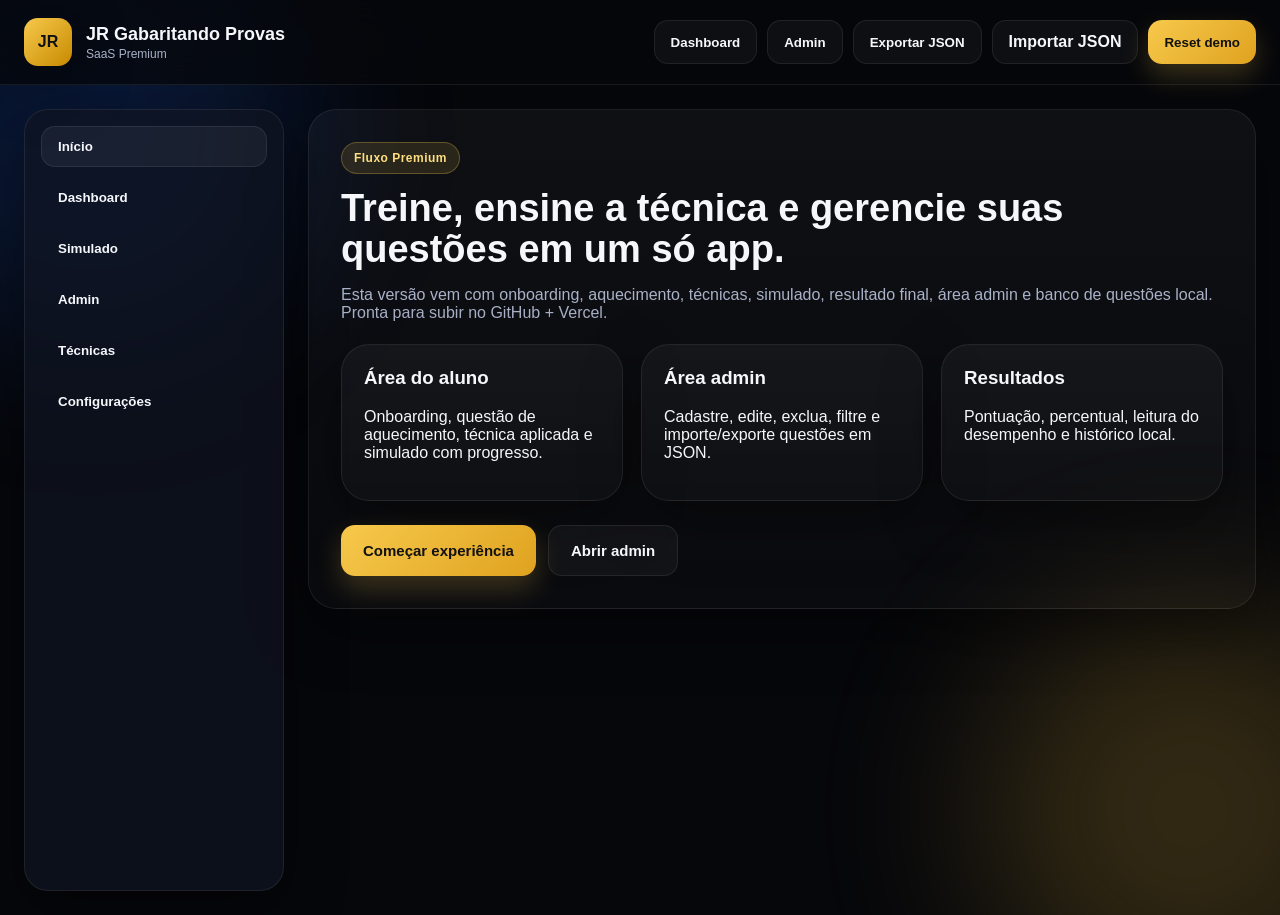
<file: index.html>
<!DOCTYPE html>
<html lang="pt-br">
<head>
  <meta charset="UTF-8" />
  <meta name="viewport" content="width=device-width, initial-scale=1.0" />
  <title>JR Gabaritando Provas - SaaS Premium</title>
  <link rel="stylesheet" href="styles.css" />
</head>
<body>
  <div class="bg-glow glow-1"></div>
  <div class="bg-glow glow-2"></div>

  <header class="topbar">
    <div class="brand">
      <div class="brand-badge">JR</div>
      <div>
        <h1>JR Gabaritando Provas</h1>
        <p>SaaS Premium</p>
      </div>
    </div>
    <nav class="top-actions">
      <button class="ghost" id="btnGoDashboard">Dashboard</button>
      <button class="ghost" id="btnGoAdmin">Admin</button>
      <button class="ghost" id="btnExport">Exportar JSON</button>
      <label class="ghost file-btn">
        Importar JSON
        <input type="file" id="fileImport" accept="application/json" hidden>
      </label>
      <button class="gold" id="btnResetDemo">Reset demo</button>
    </nav>
  </header>

  <main class="app-shell">
    <aside class="sidebar">
      <button class="nav-btn active" data-view="welcome">Início</button>
      <button class="nav-btn" data-view="dashboard">Dashboard</button>
      <button class="nav-btn" data-view="quiz">Simulado</button>
      <button class="nav-btn" data-view="admin">Admin</button>
      <button class="nav-btn" data-view="techniques">Técnicas</button>
      <button class="nav-btn" data-view="settings">Configurações</button>
    </aside>

    <section class="content">
      <section class="view active" id="view-welcome">
        <div class="hero-card">
          <span class="pill">Fluxo Premium</span>
          <h2>Treine, ensine a técnica e gerencie suas questões em um só app.</h2>
          <p class="muted">Esta versão vem com onboarding, aquecimento, técnicas, simulado, resultado final, área admin e banco de questões local. Pronta para subir no GitHub + Vercel.</p>
          <div class="hero-grid">
            <div class="premium-card"><h3>Área do aluno</h3><p>Onboarding, questão de aquecimento, técnica aplicada e simulado com progresso.</p></div>
            <div class="premium-card"><h3>Área admin</h3><p>Cadastre, edite, exclua, filtre e importe/exporte questões em JSON.</p></div>
            <div class="premium-card"><h3>Resultados</h3><p>Pontuação, percentual, leitura do desempenho e histórico local.</p></div>
          </div>
          <div class="cta-row">
            <button class="gold big" id="btnStartJourney">Começar experiência</button>
            <button class="ghost big" id="btnOpenAdmin">Abrir admin</button>
          </div>
        </div>
      </section>

      <section class="view" id="view-dashboard">
        <div class="section-head"><div><span class="pill">Resumo</span><h2>Dashboard</h2></div></div>
        <div class="stats-grid">
          <div class="stat-card"><span>Total de questões</span><strong id="statQuestions">0</strong></div>
          <div class="stat-card"><span>Simulados realizados</span><strong id="statAttempts">0</strong></div>
          <div class="stat-card"><span>Média de acertos</span><strong id="statAverage">0%</strong></div>
          <div class="stat-card"><span>Último resultado</span><strong id="statLast">-</strong></div>
        </div>
        <div class="panel two-col">
          <div class="card-panel"><h3>Últimos resultados</h3><div id="attemptsList" class="list-stack"></div></div>
          <div class="card-panel"><h3>Banco por banca</h3><div id="bankBreakdown" class="list-stack"></div></div>
        </div>
      </section>

      <section class="view" id="view-quiz"><div id="quizStage"></div></section>

      <section class="view" id="view-admin">
        <div class="section-head"><div><span class="pill">Gestão</span><h2>Painel Admin</h2></div><button class="gold" id="btnNewQuestion">Nova questão</button></div>
        <div class="panel">
          <div class="filters">
            <input type="text" id="searchInput" placeholder="Buscar por enunciado..." />
            <select id="filterBank"><option value="">Todas as bancas</option><option value="CESPE">CESPE</option><option value="FCC">FCC</option><option value="FGV">FGV</option><option value="VUNESP">VUNESP</option><option value="Outra">Outra</option></select>
            <select id="filterType"><option value="">Todos os tipos</option><option value="certo_errado">Certo ou Errado</option><option value="multipla">Múltipla escolha</option></select>
          </div>
          <div class="table-wrap">
            <table>
              <thead><tr><th>Questão</th><th>Banca</th><th>Tipo</th><th>Resposta</th><th>Ações</th></tr></thead>
              <tbody id="questionsTable"></tbody>
            </table>
          </div>
        </div>
        <div class="modal hidden" id="questionModal">
          <div class="modal-card">
            <div class="modal-head"><h3 id="modalTitle">Nova questão</h3><button class="ghost" id="btnCloseModal">Fechar</button></div>
            <div class="form-grid">
              <label>Enunciado<textarea id="formStatement" rows="5"></textarea></label>
              <label>Explicação / técnica<textarea id="formExplanation" rows="5"></textarea></label>
              <label>Banca<select id="formBank"><option value="CESPE">CESPE</option><option value="FCC">FCC</option><option value="FGV">FGV</option><option value="VUNESP">VUNESP</option><option value="Outra">Outra</option></select></label>
              <label>Tipo<select id="formType"><option value="certo_errado">Certo ou Errado</option><option value="multipla">Múltipla escolha</option></select></label>
              <label>Resposta correta<select id="formAnswer"><option value="true">Certo</option><option value="false">Errado</option></select></label>
              <label>Nível<select id="formDifficulty"><option value="fácil">Fácil</option><option value="médio">Médio</option><option value="difícil">Difícil</option></select></label>
            </div>
            <div class="modal-actions"><button class="ghost" id="btnDeleteQuestion">Excluir</button><button class="gold" id="btnSaveQuestion">Salvar questão</button></div>
          </div>
        </div>
      </section>

      <section class="view" id="view-techniques">
        <div class="section-head"><div><span class="pill">Ensino</span><h2>Técnicas</h2></div></div>
        <div class="hero-grid">
          <div class="premium-card"><h3>1. Palavra absoluta</h3><p>Termos como “sempre”, “nunca”, “todos”, “jamais” costumam exigir atenção redobrada.</p></div>
          <div class="premium-card"><h3>2. Linguagem equilibrada</h3><p>Frases moderadas e compatíveis com o texto legal tendem a estar corretas com mais frequência.</p></div>
          <div class="premium-card"><h3>3. Técnica aplicada</h3><p>Não chute no automático: use o padrão da banca, o contexto e a exceção jurídica.</p></div>
        </div>
      </section>

      <section class="view" id="view-settings">
        <div class="section-head"><div><span class="pill">Deploy</span><h2>Configurações</h2></div></div>
        <div class="panel"><div class="card-panel"><h3>Como publicar</h3><ol class="steps"><li>Suba os arquivos no GitHub.</li><li>Importe o repositório no Vercel.</li><li>Deploy automático.</li></ol><p class="muted">Esta versão usa armazenamento local do navegador. Para multiusuário real com login e acesso pago, conecte um backend como Supabase, Firebase ou Node.</p></div></div>
      </section>
    </section>
  </main>

  <script src="app.js"></script>
</body>
</html>
</file>
<file: styles.css>
:root{--bg:#06070b;--bg-soft:#0d1018;--panel:#111522;--panel-2:#171c2c;--border:rgba(255,255,255,.08);--text:#f5f7fb;--muted:#aab2c8;--gold:#f7c94c;--gold-2:#ffdf82;--green:#1fd28a;--red:#ff5b6e;--shadow:0 20px 60px rgba(0,0,0,.45)}*{box-sizing:border-box}html,body{margin:0;padding:0;background:var(--bg);color:var(--text);font-family:Inter,Arial,sans-serif}body{min-height:100vh;overflow-x:hidden}.bg-glow{position:fixed;width:420px;height:420px;border-radius:999px;filter:blur(90px);opacity:.18;pointer-events:none;z-index:0}.glow-1{background:#1d6cff;top:-80px;left:-120px}.glow-2{background:#ffc93c;right:-120px;bottom:-120px}.topbar{position:sticky;top:0;z-index:20;display:flex;justify-content:space-between;align-items:center;padding:18px 24px;background:rgba(6,7,11,.75);backdrop-filter:blur(16px);border-bottom:1px solid var(--border)}.brand{display:flex;gap:14px;align-items:center}.brand-badge{width:48px;height:48px;border-radius:14px;display:grid;place-items:center;background:linear-gradient(135deg,var(--gold),#c78a00);color:#111;font-weight:900;box-shadow:var(--shadow)}.brand h1{margin:0;font-size:18px}.brand p{margin:2px 0 0;color:var(--muted);font-size:12px}.top-actions{display:flex;gap:10px;flex-wrap:wrap;justify-content:flex-end}button,.file-btn{border:none;border-radius:14px;padding:12px 16px;font-weight:700;cursor:pointer;transition:.22s ease;display:inline-flex;align-items:center;justify-content:center;text-decoration:none}button:hover,.file-btn:hover{transform:translateY(-1px)}.gold{background:linear-gradient(135deg,var(--gold),#dfa21f);color:#111;box-shadow:0 12px 28px rgba(247,201,76,.22)}.ghost{background:rgba(255,255,255,.04);color:var(--text);border:1px solid var(--border)}.big{padding:16px 22px;font-size:15px}.app-shell{display:grid;grid-template-columns:260px 1fr;gap:24px;position:relative;z-index:1;padding:24px}.sidebar{background:rgba(17,21,34,.7);border:1px solid var(--border);border-radius:24px;padding:16px;box-shadow:var(--shadow);height:calc(100vh - 118px);position:sticky;top:92px}.nav-btn{width:100%;margin-bottom:10px;background:transparent;color:var(--text);border:1px solid transparent;justify-content:flex-start}.nav-btn.active,.nav-btn:hover{background:rgba(255,255,255,.05);border-color:var(--border)}.content{min-height:calc(100vh - 118px)}.view{display:none;animation:fade .35s ease}.view.active{display:block}@keyframes fade{from{opacity:0;transform:translateY(8px)}to{opacity:1;transform:none}}.hero-card,.panel,.card-panel,.premium-card,.stat-card,.quiz-card,.result-card{background:linear-gradient(180deg,rgba(255,255,255,.04),rgba(255,255,255,.02));border:1px solid var(--border);border-radius:28px;box-shadow:var(--shadow)}.hero-card{padding:32px}.hero-card h2{font-size:38px;line-height:1.08;max-width:900px;margin:14px 0}.muted{color:var(--muted)}.pill{display:inline-flex;padding:8px 12px;border-radius:999px;background:rgba(247,201,76,.12);border:1px solid rgba(247,201,76,.28);color:var(--gold-2);font-size:12px;font-weight:800;letter-spacing:.04em}.hero-grid,.stats-grid{display:grid;grid-template-columns:repeat(3,1fr);gap:18px;margin-top:22px}.premium-card,.stat-card,.card-panel{padding:22px}.premium-card h3,.card-panel h3{margin-top:0}.cta-row{display:flex;gap:12px;flex-wrap:wrap;margin-top:24px}.section-head{display:flex;justify-content:space-between;align-items:center;margin-bottom:18px}.section-head h2{margin:8px 0 0;font-size:30px}.stats-grid{grid-template-columns:repeat(4,1fr)}.stat-card span{display:block;color:var(--muted);font-size:13px;margin-bottom:12px}.stat-card strong{font-size:34px}.two-col{display:grid;grid-template-columns:1.3fr .7fr;gap:18px}.list-stack{display:grid;gap:12px}.list-item{border:1px solid var(--border);background:rgba(255,255,255,.03);border-radius:18px;padding:14px 16px}.filters{display:grid;grid-template-columns:1fr 220px 220px;gap:12px;margin-bottom:16px}input,select,textarea{width:100%;padding:14px 14px;border-radius:16px;border:1px solid var(--border);background:rgba(255,255,255,.03);color:var(--text);outline:none}textarea{resize:vertical}.table-wrap{overflow:auto}table{width:100%;border-collapse:collapse}th,td{padding:14px 12px;border-bottom:1px solid var(--border);text-align:left;vertical-align:top}th{color:var(--muted);font-size:13px}.action-row{display:flex;gap:8px;flex-wrap:wrap}.mini{padding:9px 12px;border-radius:12px;font-size:12px}.modal{position:fixed;inset:0;background:rgba(0,0,0,.55);display:grid;place-items:center;padding:20px;z-index:40}.hidden{display:none!important}.modal-card{width:min(920px,100%);background:var(--panel);border:1px solid var(--border);border-radius:26px;padding:22px;box-shadow:var(--shadow)}.modal-head,.modal-actions{display:flex;justify-content:space-between;align-items:center;gap:12px}.form-grid{display:grid;grid-template-columns:1fr 1fr;gap:16px;margin:16px 0}.form-grid label{display:grid;gap:8px;color:var(--muted);font-size:13px}.quiz-wrap{max-width:980px;margin:0 auto}.quiz-card{padding:26px}.quiz-title{font-size:34px;margin:10px 0 6px}.option-grid{display:grid;grid-template-columns:repeat(2,1fr);gap:14px;margin-top:18px}.option-btn{min-height:74px;padding:16px 18px;border-radius:20px;border:1px solid var(--border);background:var(--panel-2);color:var(--text);font-size:15px;font-weight:800;text-align:left}.option-btn.selected{outline:2px solid rgba(247,201,76,.55);border-color:rgba(247,201,76,.35)}.progress-top{display:flex;justify-content:space-between;align-items:center;margin-bottom:16px}.progress-dots{display:flex;gap:8px;flex-wrap:wrap}.dot{width:12px;height:12px;border-radius:999px;background:rgba(255,255,255,.12);border:1px solid var(--border)}.dot.done{background:var(--gold)}.dot.current{background:#fff}.answer-actions{display:grid;grid-template-columns:1fr 1fr;gap:14px;margin-top:24px}.answer-btn{padding:18px;border-radius:18px;font-size:16px;font-weight:900;border:1px solid var(--border)}.answer-btn.true{background:rgba(31,210,138,.13);color:#b8ffe0}.answer-btn.false{background:rgba(255,91,110,.12);color:#ffd0d6}.feedback-box{margin-top:18px;padding:18px;border-radius:22px;border:1px solid var(--border);background:rgba(255,255,255,.03)}.feedback-box.correct{border-color:rgba(31,210,138,.35)}.feedback-box.wrong{border-color:rgba(255,91,110,.35)}.result-card{padding:30px;max-width:980px;margin:0 auto}.result-big{font-size:54px;margin:6px 0}.result-grid{display:grid;grid-template-columns:repeat(3,1fr);gap:16px;margin-top:20px}.result-chip{padding:18px;border-radius:20px;background:rgba(255,255,255,.03);border:1px solid var(--border)}.steps{margin:0;padding-left:20px;line-height:1.8}@media (max-width:1100px){.app-shell{grid-template-columns:1fr}.sidebar{position:relative;top:auto;height:auto}.hero-grid,.stats-grid,.result-grid,.two-col,.filters,.form-grid,.option-grid,.answer-actions{grid-template-columns:1fr}}
</file>
